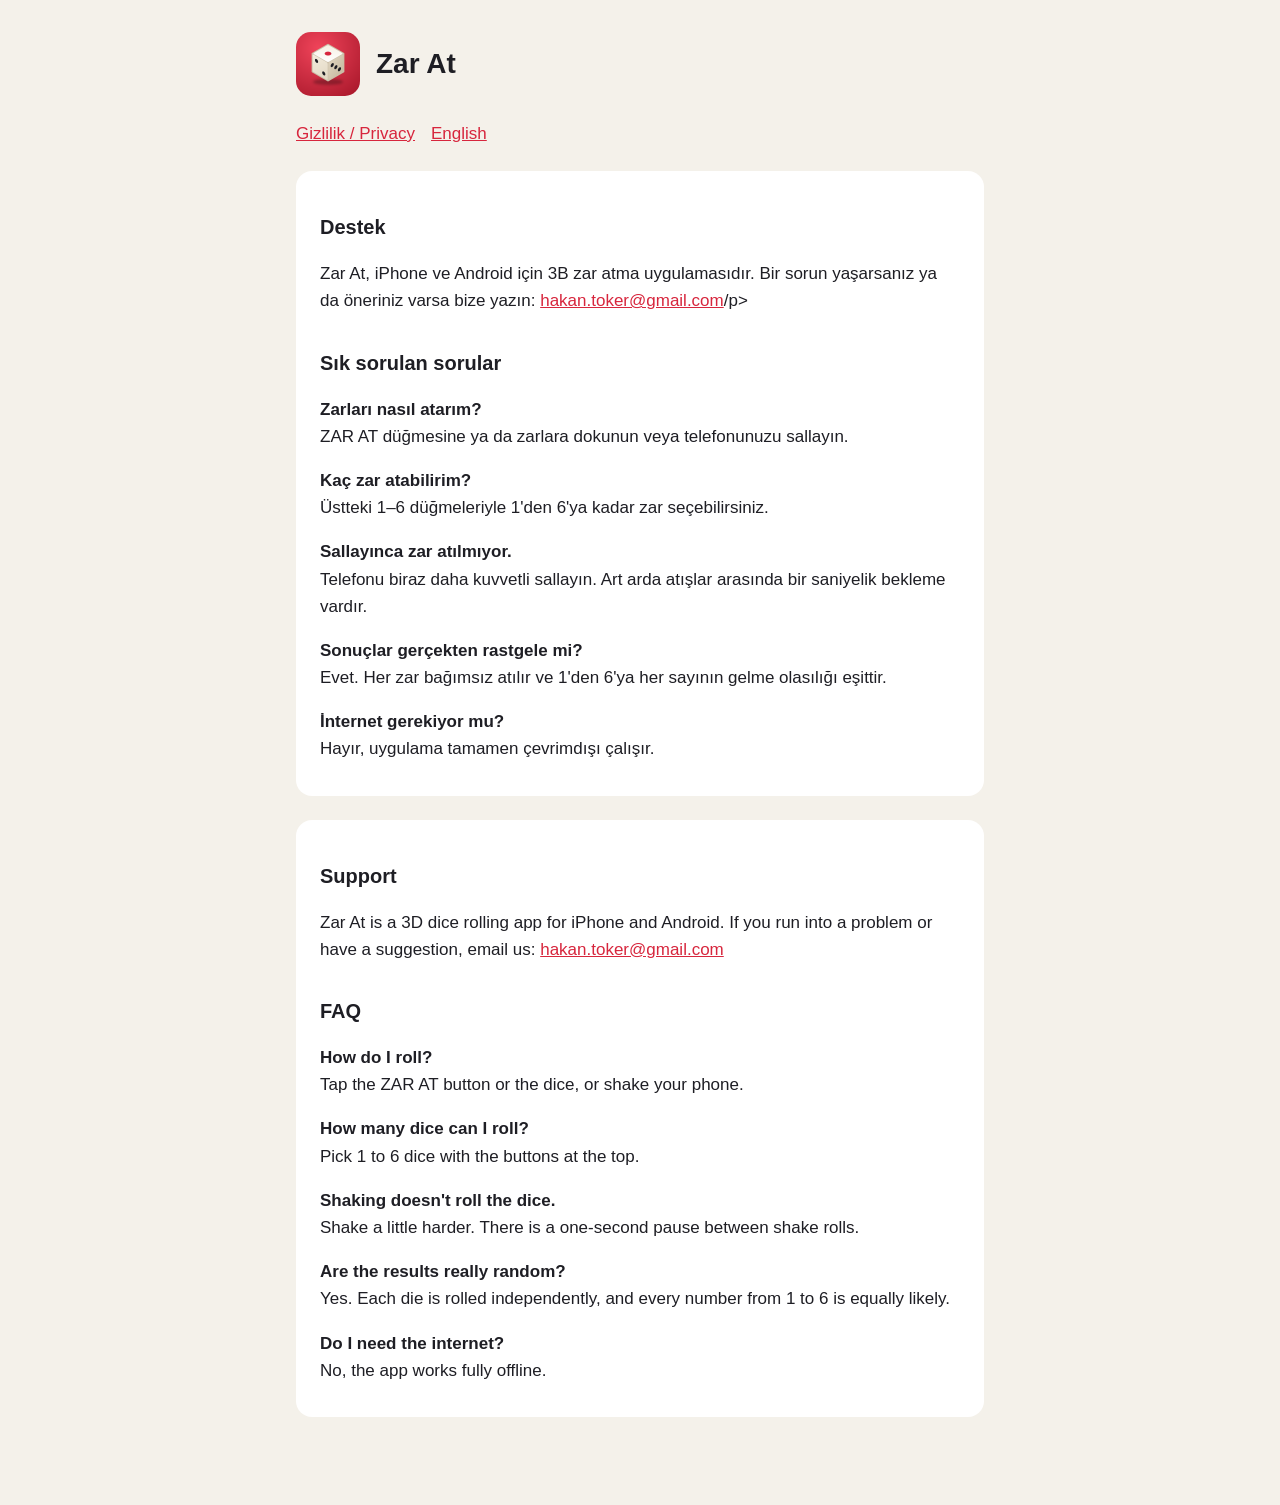
<file: index.html>
<!doctype html>
<html lang="tr">
<head>
<meta charset="utf-8">
<meta name="viewport" content="width=device-width, initial-scale=1">
<title>Zar At – Destek / Support</title>
<link rel="stylesheet" href="style.css">
</head>
<body>
<main>
  <header><img src="icon.png" alt=""><h1>Zar At</h1></header>
  <nav><a href="privacy.html">Gizlilik / Privacy</a><a href="#en">English</a></nav>

  <section lang="tr">
    <h2>Destek</h2>
    <p>Zar At, iPhone ve Android için 3B zar atma uygulamasıdır. Bir sorun yaşarsanız ya da öneriniz varsa bize yazın: <a href="mailto:hakan.toker@gmail.com">hakan.toker@gmail.com</a>/p>
    <h2>Sık sorulan sorular</h2>
    <p><strong>Zarları nasıl atarım?</strong><br>ZAR AT düğmesine ya da zarlara dokunun veya telefonunuzu sallayın.</p>
    <p><strong>Kaç zar atabilirim?</strong><br>Üstteki 1–6 düğmeleriyle 1'den 6'ya kadar zar seçebilirsiniz.</p>
    <p><strong>Sallayınca zar atılmıyor.</strong><br>Telefonu biraz daha kuvvetli sallayın. Art arda atışlar arasında bir saniyelik bekleme vardır.</p>
    <p><strong>Sonuçlar gerçekten rastgele mi?</strong><br>Evet. Her zar bağımsız atılır ve 1'den 6'ya her sayının gelme olasılığı eşittir.</p>
    <p><strong>İnternet gerekiyor mu?</strong><br>Hayır, uygulama tamamen çevrimdışı çalışır.</p>
  </section>

  <section lang="en" id="en">
    <h2>Support</h2>
    <p>Zar At is a 3D dice rolling app for iPhone and Android. If you run into a problem or have a suggestion, email us: <a href="mailto:hakan.toker@gmail.com">hakan.toker@gmail.com</a></p>
    <h2>FAQ</h2>
    <p><strong>How do I roll?</strong><br>Tap the ZAR AT button or the dice, or shake your phone.</p>
    <p><strong>How many dice can I roll?</strong><br>Pick 1 to 6 dice with the buttons at the top.</p>
    <p><strong>Shaking doesn't roll the dice.</strong><br>Shake a little harder. There is a one-second pause between shake rolls.</p>
    <p><strong>Are the results really random?</strong><br>Yes. Each die is rolled independently, and every number from 1 to 6 is equally likely.</p>
    <p><strong>Do I need the internet?</strong><br>No, the app works fully offline.</p>
  </section>
</main>
</body>
</html>
</file>
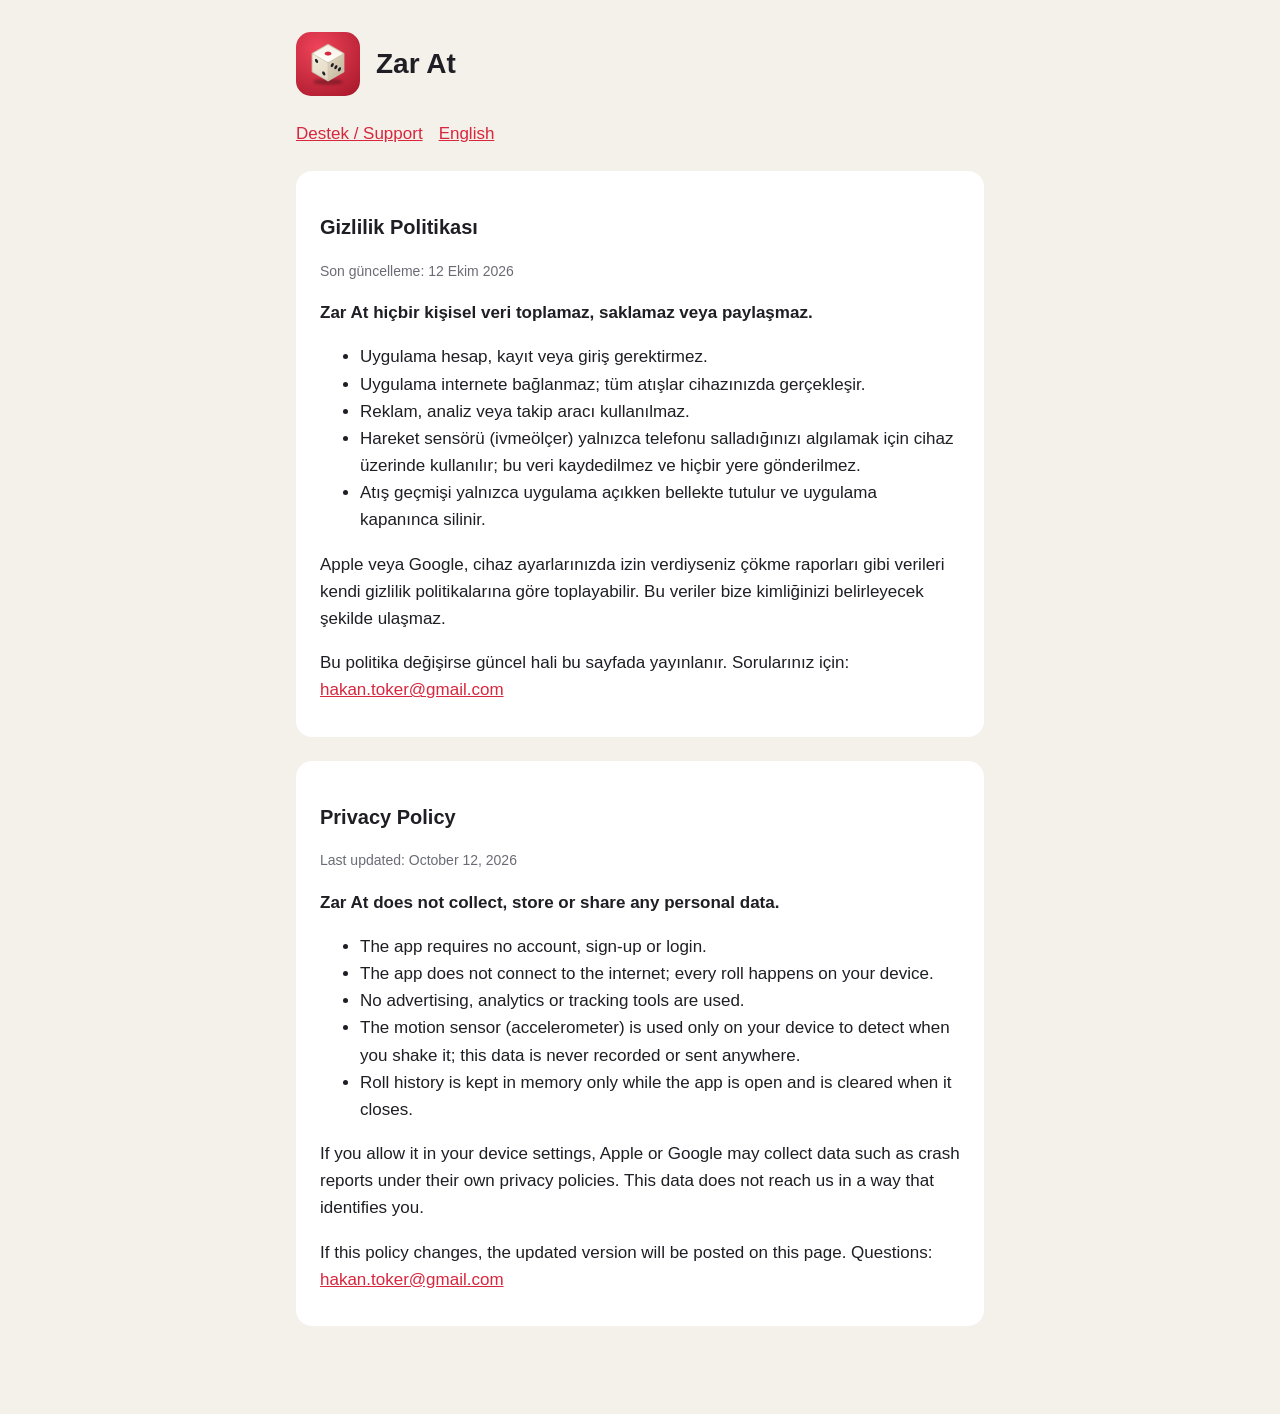
<file: privacy.html>
<!doctype html>
<html lang="tr">
<head>
<meta charset="utf-8">
<meta name="viewport" content="width=device-width, initial-scale=1">
<title>Zar At – Gizlilik Politikası / Privacy Policy</title>
<link rel="stylesheet" href="style.css">
</head>
<body>
<main>
  <header><img src="icon.png" alt=""><h1>Zar At</h1></header>
  <nav><a href="index.html">Destek / Support</a><a href="#en">English</a></nav>

  <section lang="tr">
    <h2>Gizlilik Politikası</h2>
    <p class="muted">Son güncelleme: 12 Ekim 2026</p>
    <p><strong>Zar At hiçbir kişisel veri toplamaz, saklamaz veya paylaşmaz.</strong></p>
    <ul>
      <li>Uygulama hesap, kayıt veya giriş gerektirmez.</li>
      <li>Uygulama internete bağlanmaz; tüm atışlar cihazınızda gerçekleşir.</li>
      <li>Reklam, analiz veya takip aracı kullanılmaz.</li>
      <li>Hareket sensörü (ivmeölçer) yalnızca telefonu salladığınızı algılamak için cihaz üzerinde kullanılır; bu veri kaydedilmez ve hiçbir yere gönderilmez.</li>
      <li>Atış geçmişi yalnızca uygulama açıkken bellekte tutulur ve uygulama kapanınca silinir.</li>
    </ul>
    <p>Apple veya Google, cihaz ayarlarınızda izin verdiyseniz çökme raporları gibi verileri kendi gizlilik politikalarına göre toplayabilir. Bu veriler bize kimliğinizi belirleyecek şekilde ulaşmaz.</p>
    <p>Bu politika değişirse güncel hali bu sayfada yayınlanır. Sorularınız için: <a href="mailto:hakan.toker@gmail.com">hakan.toker@gmail.com</a></p>
  </section>

  <section lang="en" id="en">
    <h2>Privacy Policy</h2>
    <p class="muted">Last updated: October 12, 2026</p>
    <p><strong>Zar At does not collect, store or share any personal data.</strong></p>
    <ul>
      <li>The app requires no account, sign-up or login.</li>
      <li>The app does not connect to the internet; every roll happens on your device.</li>
      <li>No advertising, analytics or tracking tools are used.</li>
      <li>The motion sensor (accelerometer) is used only on your device to detect when you shake it; this data is never recorded or sent anywhere.</li>
      <li>Roll history is kept in memory only while the app is open and is cleared when it closes.</li>
    </ul>
    <p>If you allow it in your device settings, Apple or Google may collect data such as crash reports under their own privacy policies. This data does not reach us in a way that identifies you.</p>
    <p>If this policy changes, the updated version will be posted on this page. Questions: <a href="mailto:hakan.toker@gmail.com">hakan.toker@gmail.com</a></p>
  </section>
</main>
</body>
</html>
</file>
<file: style.css>
:root { --bg: #F4F1EA; --card: #fff; --text: #1E1E24; --muted: #6B6B76; --accent: #D7263D; }
@media (prefers-color-scheme: dark) {
  :root { --bg: #121217; --card: #1E1E26; --text: #F4F1EA; --muted: #9A9AA5; --accent: #FF4D5E; }
}
* { box-sizing: border-box; }
body { margin: 0; background: var(--bg); color: var(--text); font: 17px/1.6 -apple-system, BlinkMacSystemFont, "Segoe UI", Roboto, sans-serif; }
main { max-width: 720px; margin: 0 auto; padding: 32px 16px 64px; }
header { display: flex; align-items: center; gap: 16px; margin-bottom: 24px; }
header img { width: 64px; height: 64px; border-radius: 15px; }
h1 { margin: 0; font-size: 28px; }
h2 { margin-top: 32px; font-size: 20px; }
section { background: var(--card); border-radius: 16px; padding: 8px 24px 16px; margin-bottom: 24px; }
nav a, a { color: var(--accent); }
nav { margin-bottom: 24px; display: flex; gap: 16px; }
.muted { color: var(--muted); font-size: 14px; }
</file>
